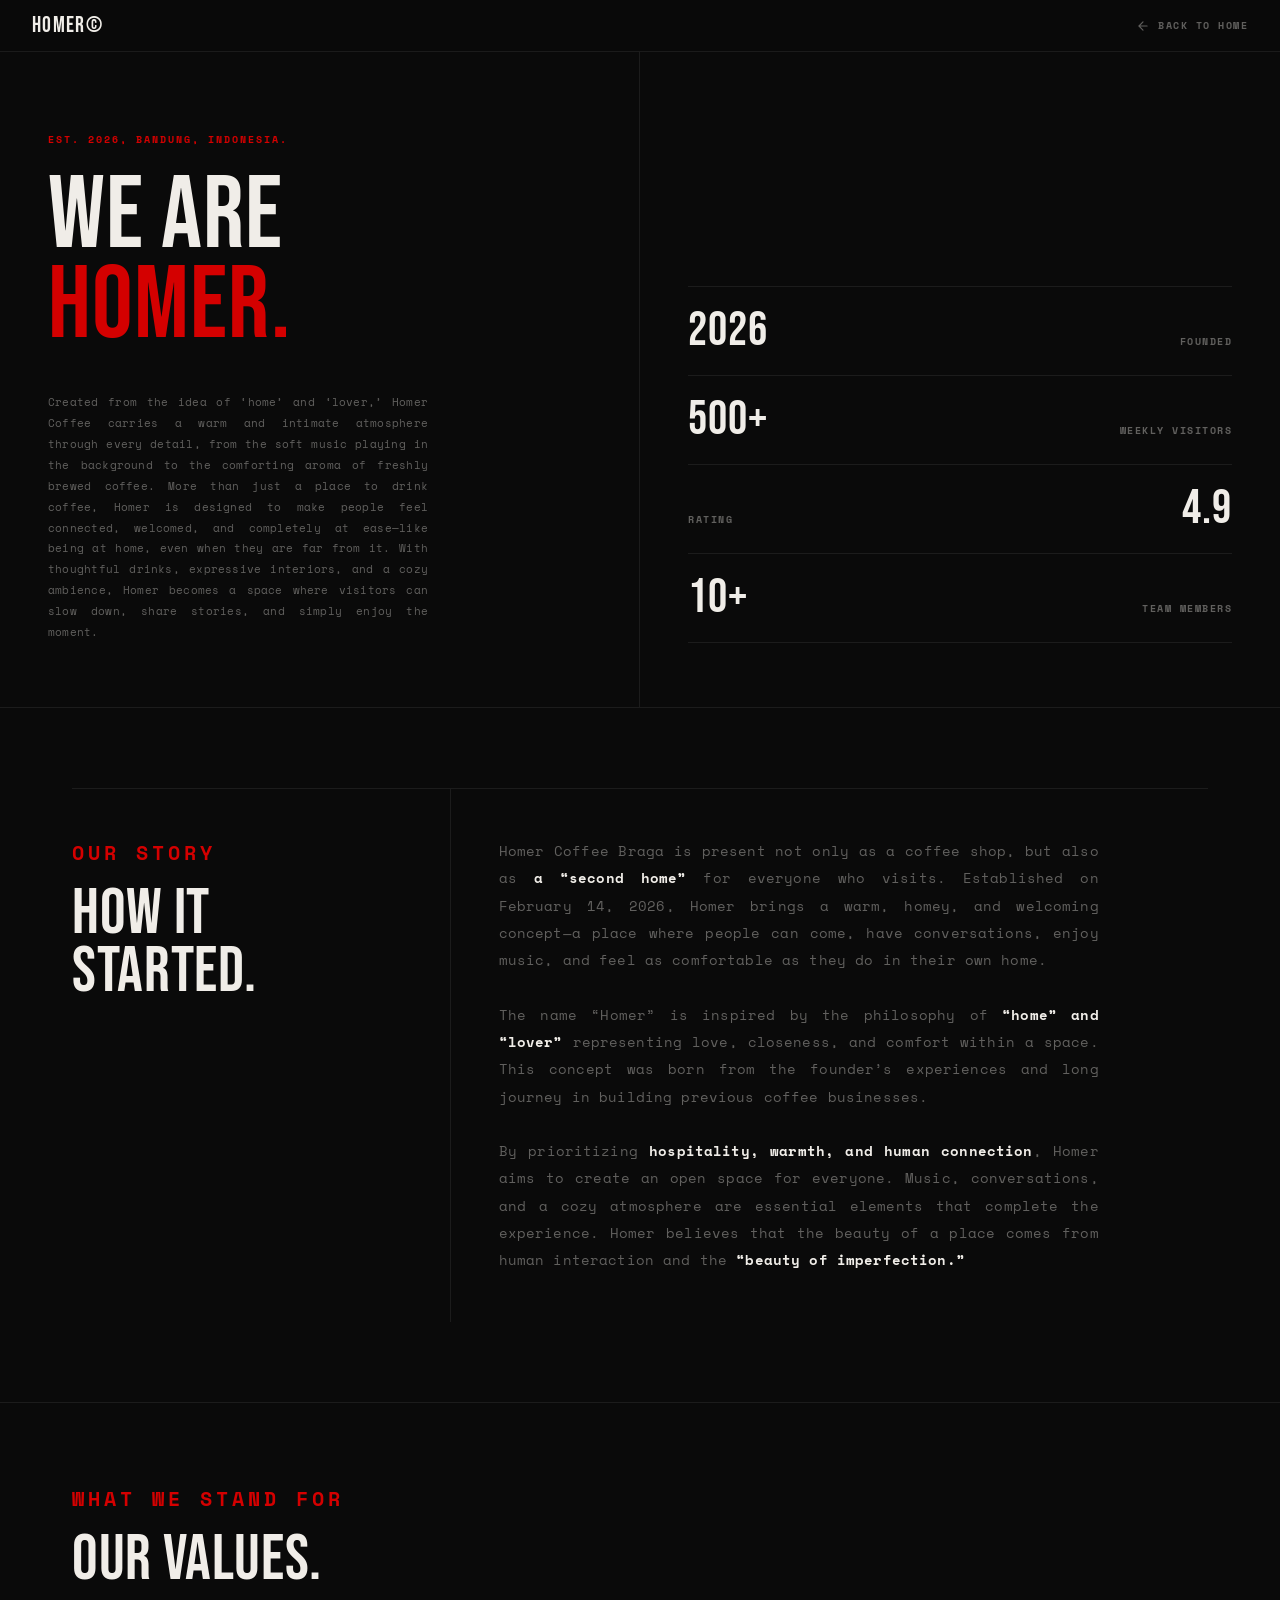
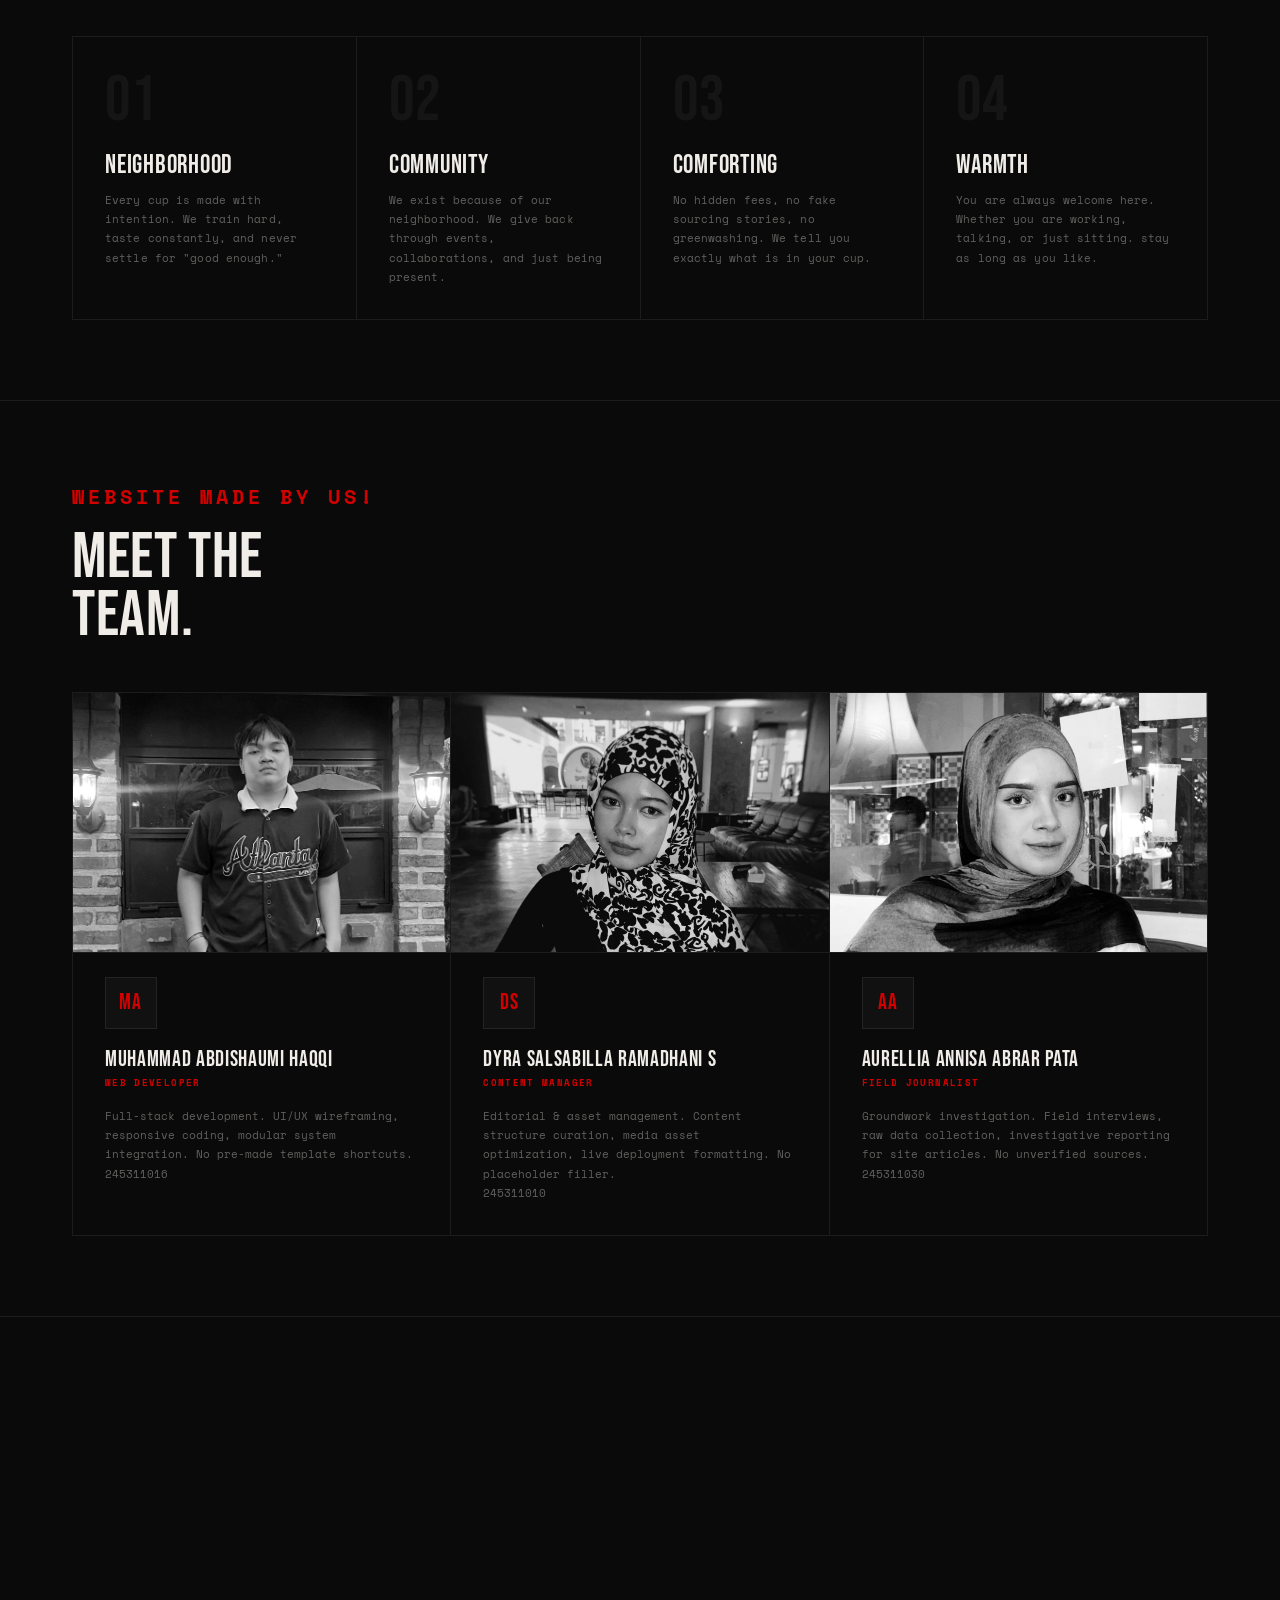
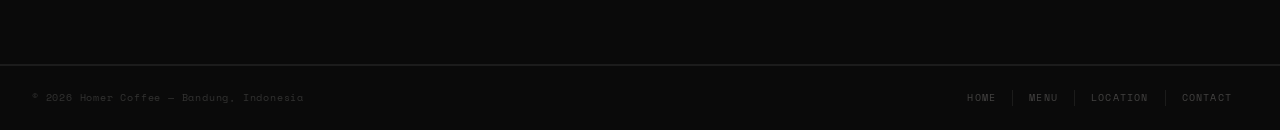
<file: profile.html>
<!doctype html>
<html lang="en">
  <head>
    <meta charset="UTF-8" />
    <meta name="viewport" content="width=device-width, initial-scale=1.0" />
    <title>Profile | Homer Coffee</title>
    <link rel="preconnect" href="https://fonts.googleapis.com" />
    <link rel="preconnect" href="https://fonts.gstatic.com" crossorigin />
    <link
      href="https://fonts.googleapis.com/css2?family=Bebas+Neue&family=Space+Mono:ital,wght@0,400;0,700;1,400&display=swap"
      rel="stylesheet"
    />
    <link href="profile.css" rel="stylesheet" />
  </head>
  <body>
    <nav>
      <a href="index.html" class="logo">Homer©</a>
      <a href="index.html" class="nav-back">
        <svg
          viewBox="0 0 24 24"
          fill="none"
          stroke="currentColor"
          stroke-width="2"
          stroke-linecap="round"
          width="14"
          height="14"
        >
          <path d="M19 12H5M12 5l-7 7 7 7" />
        </svg>
        Back to Home
      </a>
    </nav>

    <section class="hero">
      <div class="hero-left">
        <span class="hero-tag">Est. 2026, Bandung, Indonesia.</span>
        <h1 class="hero-title">We Are<br /><span>Homer.</span></h1>
        <p class="hero-desc">
          Created from the idea of ‘home’ and ‘lover,’ Homer Coffee carries a
          warm and intimate atmosphere through every detail, from the soft music
          playing in the background to the comforting aroma of freshly brewed
          coffee. More than just a place to drink coffee, Homer is designed to
          make people feel connected, welcomed, and completely at ease—like
          being at home, even when they are far from it. With thoughtful drinks,
          expressive interiors, and a cozy ambience, Homer becomes a space where 
          visitors can slow down, share stories, and simply enjoy the moment.
        </p>
      </div>
      <div class="hero-right">
        <div class="hero-stat-row">
          <div class="hero-stat">
            <span class="hero-stat-num">2026</span>
            <span class="hero-stat-label">Founded</span>
          </div>
          <div class="hero-stat">
            <span class="hero-stat-num">500+</span>
            <span class="hero-stat-label">Weekly Visitors</span>
          </div>
          <div class="hero-stat">
            <span class="hero-stat-label">Rating</span>
            <span class="hero-stat-num">4.9</span>
          </div>
          <div class="hero-stat">
            <span class="hero-stat-num">10+</span>
            <span class="hero-stat-label">Team Members</span>
          </div>
        </div>
      </div>
    </section>

    <section class="story">
      <div class="wrap">
        <div class="story-grid reveal">
          <div class="story-label">
            <span class="section-tag">Our Story</span>
            <h2 class="section-head">How It<br />Started.</h2>
          </div>
          <div class="story-body">
            <p>
              Homer Coffee Braga is present not only as a coffee shop, but also as <strong>a “second home”</strong> 
              for everyone who visits. Established on February 14, 2026, Homer brings a warm, homey, 
              and welcoming concept—a place where people can come, have conversations, enjoy music, and feel 
              as comfortable as they do in their own home.
              </br>
              </br>
              The name “Homer” is inspired by the philosophy of <strong>“home” and “lover”</strong> 
              representing love, closeness, and comfort within a space. This concept was born from 
              the founder’s experiences and long journey in building previous coffee businesses.
              </br>
              </br>
              By prioritizing <strong>hospitality, 
              warmth, and human connection</strong>, Homer aims to create an open space for everyone. 
              Music, conversations, and a cozy atmosphere are essential elements that complete 
              the experience. Homer believes that the beauty of a place comes from human 
              interaction and the <strong>“beauty of imperfection.”</strong>
            </p>
          </div>
        </div>
      </div>
    </section>

    <section class="values">
      <div class="wrap">
        <div class="values-header">
          <span class="section-tag">What We Stand For</span>
          <h2 class="section-head reveal">Our Values.</h2>
        </div>
        <div class="values-grid">
          <div class="value-card reveal">
            <div class="value-num">01</div>
            <h3>Neighborhood</h3>
            <p>
              Every cup is made with intention. We train hard, taste constantly, and never settle for "good enough."
            </p>
          </div>
          <div class="value-card reveal">
            <div class="value-num">02</div>
            <h3>Community</h3>
            <p>
             We exist because of our neighborhood. We give back through events, collaborations, and just being present.
            </p>
          </div>
          <div class="value-card reveal">
            <div class="value-num">03</div>
            <h3>Comforting</h3>
            <p>
             No hidden fees, no fake sourcing stories, no greenwashing. We tell you exactly what is in your cup.
            </p>
          </div>
          <div class="value-card reveal">
            <div class="value-num">04</div>
            <h3>Warmth</h3>
            <p>
              You are always welcome here. Whether you are working, talking, or just sitting. stay as long as you like.
            </p>
          </div>
        </div>
      </div>
    </section>

    <section class="team">
      <div class="wrap">
        <div class="team-header">
          <span class="section-tag">Website Made by Us!</span>
          <h2 class="section-head reveal">Meet the<br />Team.</h2>
        </div>
        <div class="team-grid">
          <div class="team-card reveal">
            <div class="team-photo">
              <img src="Images\Abby.jpeg" alt="Muhammad Abdishaumi Haqqi" />
            </div>
            <div class="team-card-body">
              <div class="team-avatar">MA</div>
              <h3>Muhammad Abdishaumi Haqqi</h3>
              <span class="team-role">Web Developer</span>
              <p>
                Full-stack development. UI/UX wireframing, responsive coding, modular system integration. No pre-made template shortcuts.<br>245311016
              </p>
            </div>
          </div>
          <div class="team-card reveal">
            <div class="team-photo">
              <img src="Images\Dyra.jpeg" alt="Dyra Salsabilla Ramadhani S" />
            </div>
            <div class="team-card-body">
              <div class="team-avatar">DS</div>
              <h3>Dyra Salsabilla Ramadhani S</h3>
              <span class="team-role">Content Manager</span>
              <p>
                Editorial & asset management. Content structure curation, media asset optimization, live deployment formatting. No placeholder filler.<br>245311010
              </p>
            </div>
          </div>
          <div class="team-card reveal">
            <div class="team-photo">
              <img src="Images\Aurellia.jpeg" alt="Aurellia Annisa Abrar Pata" />
            </div>
            <div class="team-card-body">
              <div class="team-avatar">AA</div>
              <h3>Aurellia Annisa Abrar Pata</h3>
              <span class="team-role">Field Journalist</span>
              <p>
                Groundwork investigation. Field interviews, raw data collection, investigative reporting for site articles. No unverified sources.<br>245311030
              </p>
            </div>
          </div>
        </div>
      </div>
    </section>

    <section class="cta">
      <div class="wrap">
        <div class="cta-inner reveal">
          <h2>Come Say<br /><span>Hello.</span></h2>
          <div class="cta-actions">
            <a href="index.html#contact" class="btn-primary">Book a Table</a>
            <a href="menu-page.html" class="btn-secondary">View the Menu</a>
          </div>
        </div>
      </div>
    </section>
    
    <footer>
      <p>© 2026 Homer Coffee — Bandung, Indonesia</p>
      <div class="footer-links">
        <a href="index.html">Home</a>
        <a href="menu-page.html">Menu</a>
        <a href="index.html#location">Location</a>
        <a href="index.html#contact">Contact</a>
      </div>
    </footer>

    <script>
      const obs = new IntersectionObserver(
        (entries) => {
          entries.forEach((e) => {
            if (e.isIntersecting) {
              e.target.classList.add("visible");
              obs.unobserve(e.target);
            }
          });
        },
        { threshold: 0.1 },
      );
      document.querySelectorAll(".reveal").forEach((el) => obs.observe(el));
    </script>
  </body>
</html>
</file>
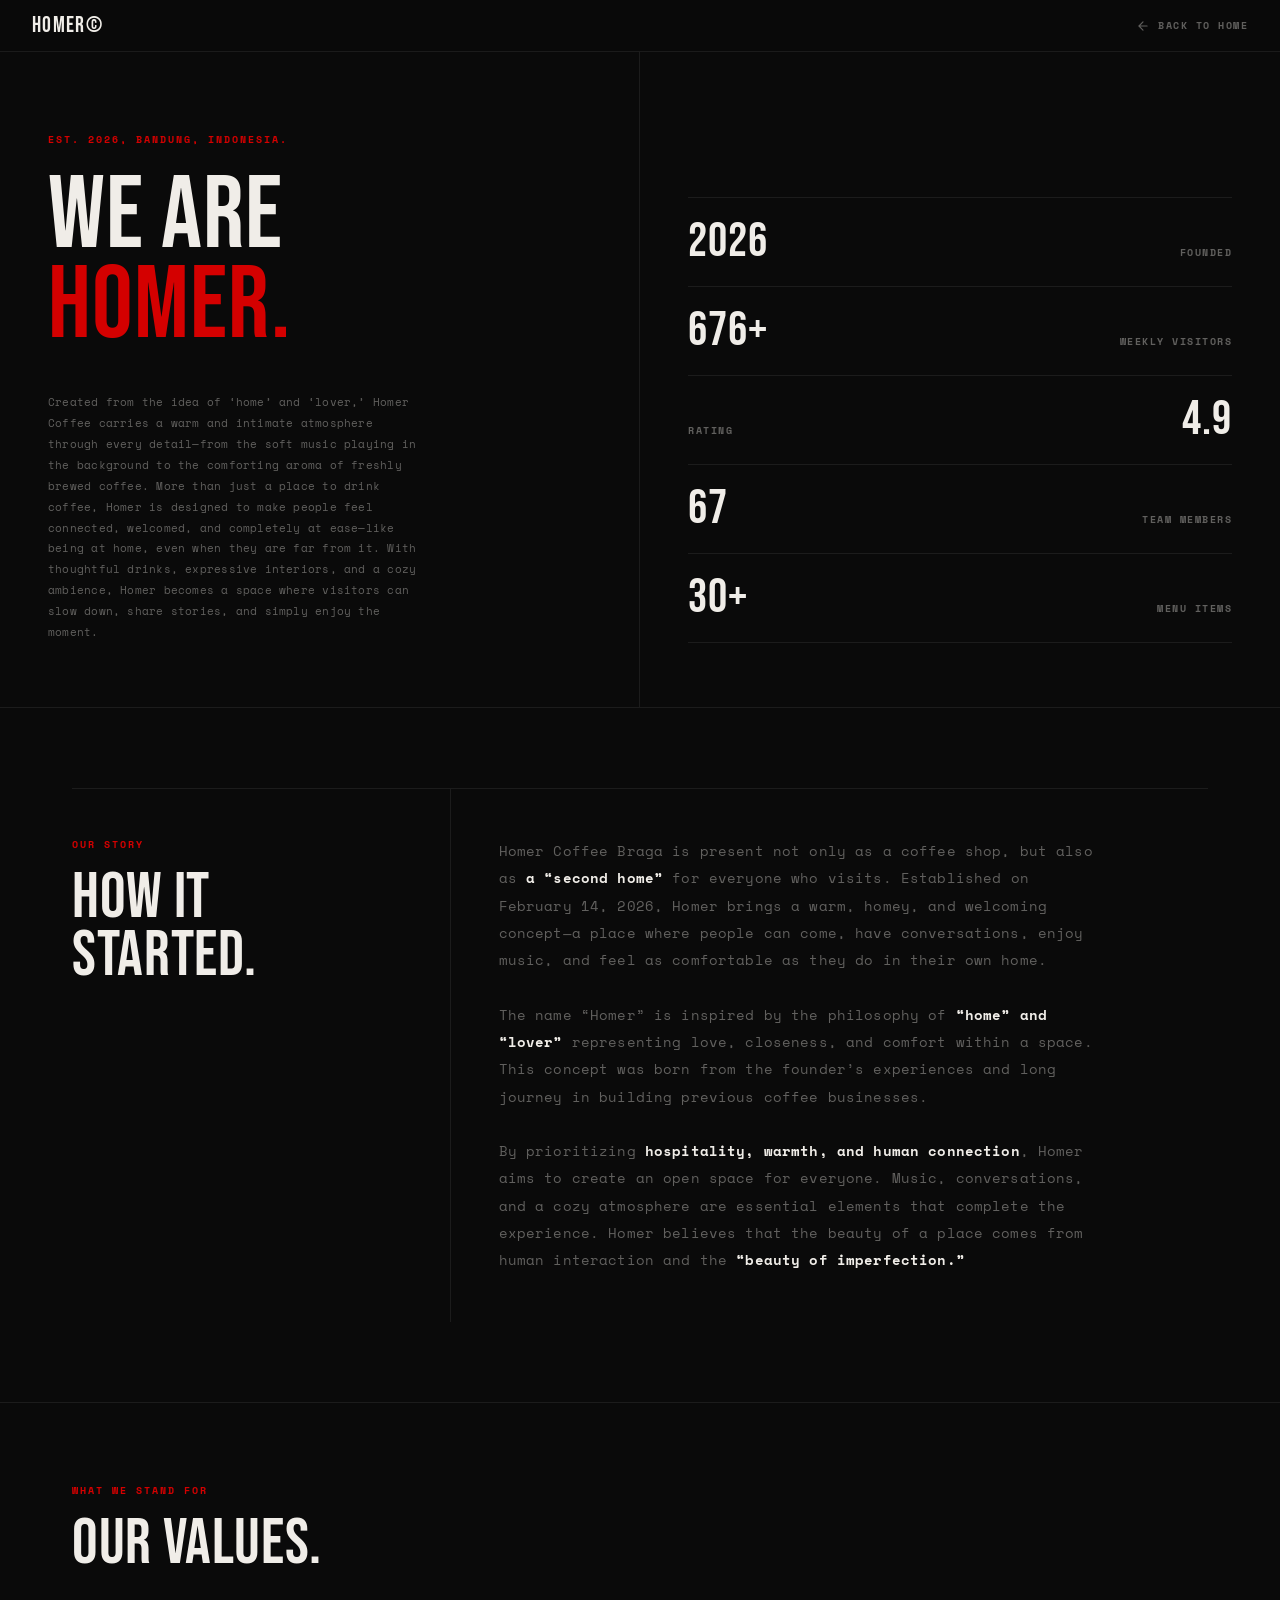
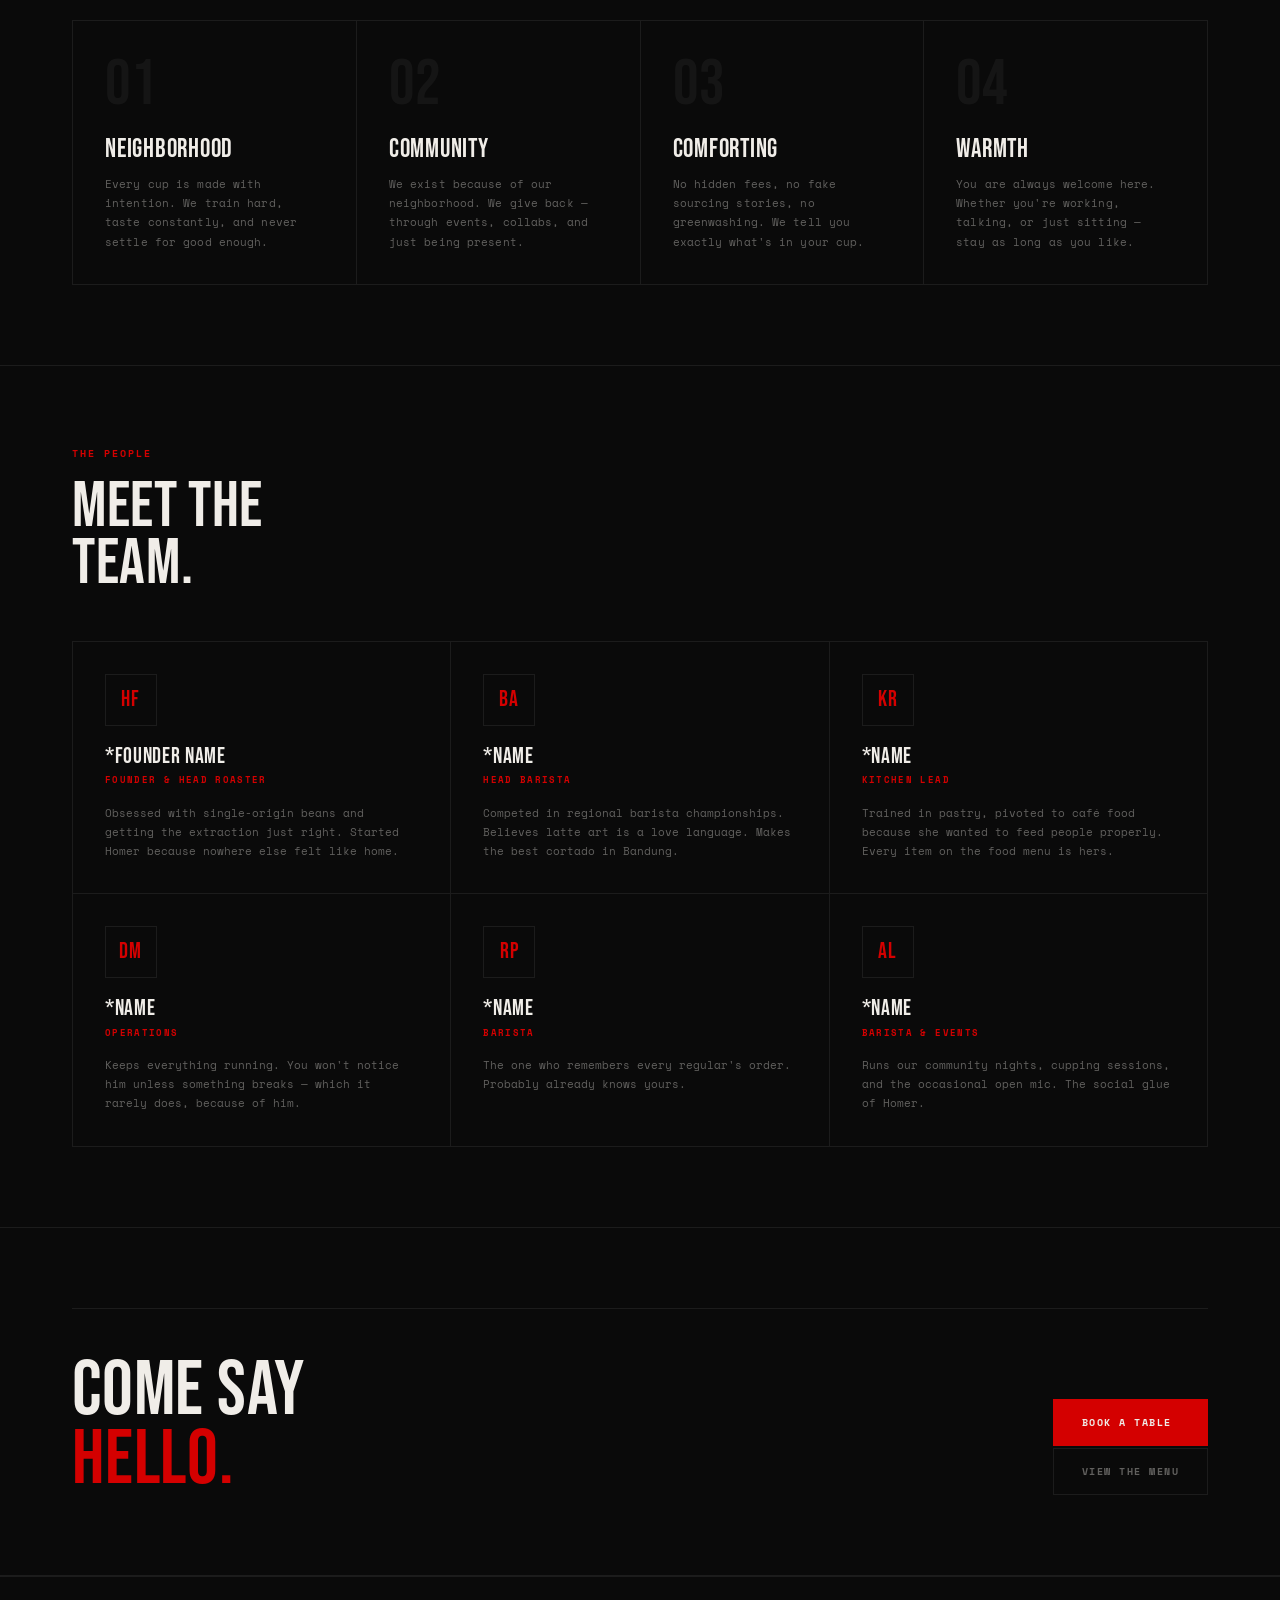
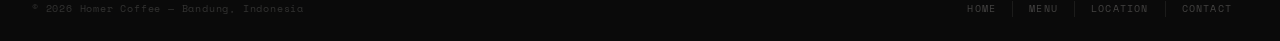
<file: Hero Page/profile.html>
<!doctype html>
<html lang="en">
  <head>
    <meta charset="UTF-8" />
    <meta name="viewport" content="width=device-width, initial-scale=1.0" />
    <title>Profile | Homer Coffee</title>
    <link rel="preconnect" href="https://fonts.googleapis.com" />
    <link rel="preconnect" href="https://fonts.gstatic.com" crossorigin />
    <link
      href="https://fonts.googleapis.com/css2?family=Bebas+Neue&family=Space+Mono:ital,wght@0,400;0,700;1,400&display=swap"
      rel="stylesheet"
    />
    <link href="profile.css" rel="stylesheet" />
  </head>
  <body>
    <!-- NAV -->
    <nav>
      <a href="index.html" class="logo">Homer©</a>
      <a href="index.html" class="nav-back">
        <svg
          viewBox="0 0 24 24"
          fill="none"
          stroke="currentColor"
          stroke-width="2"
          stroke-linecap="round"
          width="14"
          height="14"
        >
          <path d="M19 12H5M12 5l-7 7 7 7" />
        </svg>
        Back to Home
      </a>
    </nav>

    <!-- HERO -->
    <section class="hero">
      <div class="hero-left">
        <span class="hero-tag">Est. 2026, Bandung, Indonesia.</span>
        <h1 class="hero-title">We Are<br /><span>Homer.</span></h1>
        <p class="hero-desc">
          Created from the idea of ‘home’ and ‘lover,’ Homer Coffee carries a
          warm and intimate atmosphere through every detail—from the soft music
          playing in the background to the comforting aroma of freshly brewed
          coffee. More than just a place to drink coffee, Homer is designed to
          make people feel connected, welcomed, and completely at ease—like
          being at home, even when they are far from it. With thoughtful drinks,
          expressive interiors, and a cozy ambience, Homer becomes a space where 
          visitors can slow down, share stories, and simply enjoy the moment.
        </p>
      </div>
      <div class="hero-right">
        <div class="hero-stat-row">
          <div class="hero-stat">
            <span class="hero-stat-num">2026</span>
            <span class="hero-stat-label">Founded</span>
          </div>
          <div class="hero-stat">
            <span class="hero-stat-num">676+</span>
            <span class="hero-stat-label">Weekly Visitors</span>
          </div>
          <div class="hero-stat">
            <span class="hero-stat-label">Rating</span>
            <span class="hero-stat-num">4.9</span>
          </div>
          <div class="hero-stat">
            <span class="hero-stat-num">67</span>
            <span class="hero-stat-label">Team Members</span>
          </div>
          <div class="hero-stat">
            <span class="hero-stat-num">30+</span>
            <span class="hero-stat-label">Menu Items</span>
          </div>
        </div>
      </div>
    </section>

    <!-- STORY -->
    <section class="story">
      <div class="wrap">
        <div class="story-grid reveal">
          <div class="story-label">
            <span class="section-tag">Our Story</span>
            <h2 class="section-head">How It<br />Started.</h2>
          </div>
          <div class="story-body">
            <p>
              Homer Coffee Braga is present not only as a coffee shop, but also as <strong>a “second home”</strong> 
              for everyone who visits. Established on February 14, 2026, Homer brings a warm, homey, 
              and welcoming concept—a place where people can come, have conversations, enjoy music, and feel 
              as comfortable as they do in their own home.
              </br>
              </br>
              The name “Homer” is inspired by the philosophy of <strong>“home” and “lover”</strong> 
              representing love, closeness, and comfort within a space. This concept was born from 
              the founder’s experiences and long journey in building previous coffee businesses.
              </br>
              </br>
              By prioritizing <strong>hospitality, 
              warmth, and human connection</strong>, Homer aims to create an open space for everyone. 
              Music, conversations, and a cozy atmosphere are essential elements that complete 
              the experience. Homer believes that the beauty of a place comes from human 
              interaction and the <strong>“beauty of imperfection.”</strong>
            </p>
          </div>
        </div>
      </div>
    </section>

    <!-- VALUES -->
    <section class="values">
      <div class="wrap">
        <div class="values-header">
          <span class="section-tag">What We Stand For</span>
          <h2 class="section-head reveal">Our Values.</h2>
        </div>
        <div class="values-grid">
          <div class="value-card reveal">
            <div class="value-num">01</div>
            <h3>Neighborhood</h3>
            <p>
              Every cup is made with intention. We train hard, taste constantly,
              and never settle for good enough.
            </p>
          </div>
          <div class="value-card reveal">
            <div class="value-num">02</div>
            <h3>Community</h3>
            <p>
              We exist because of our neighborhood. We give back — through
              events, collabs, and just being present.
            </p>
          </div>
          <div class="value-card reveal">
            <div class="value-num">03</div>
            <h3>Comforting</h3>
            <p>
              No hidden fees, no fake sourcing stories, no greenwashing. We tell
              you exactly what's in your cup.
            </p>
          </div>
          <div class="value-card reveal">
            <div class="value-num">04</div>
            <h3>Warmth</h3>
            <p>
              You are always welcome here. Whether you're working, talking, or
              just sitting — stay as long as you like.
            </p>
          </div>
        </div>
      </div>
    </section>

    <!-- TEAM -->
    <section class="team">
      <div class="wrap">
        <div class="team-header">
          <span class="section-tag">The People</span>
          <h2 class="section-head reveal">Meet the<br />Team.</h2>
        </div>
        <div class="team-grid">
          <div class="team-card reveal">
            <div class="team-avatar">HF</div>
            <h3>*Founder Name</h3>
            <span class="team-role">Founder & Head Roaster</span>
            <p>
              Obsessed with single-origin beans and getting the extraction just
              right. Started Homer because nowhere else felt like home.
            </p>
          </div>
          <div class="team-card reveal">
            <div class="team-avatar">BA</div>
            <h3>*Name</h3>
            <span class="team-role">Head Barista</span>
            <p>
              Competed in regional barista championships. Believes latte art is
              a love language. Makes the best cortado in Bandung.
            </p>
          </div>
          <div class="team-card reveal">
            <div class="team-avatar">KR</div>
            <h3>*Name</h3>
            <span class="team-role">Kitchen Lead</span>
            <p>
              Trained in pastry, pivoted to café food because she wanted to feed
              people properly. Every item on the food menu is hers.
            </p>
          </div>
          <div class="team-card reveal">
            <div class="team-avatar">DM</div>
            <h3>*Name</h3>
            <span class="team-role">Operations</span>
            <p>
              Keeps everything running. You won't notice him unless something
              breaks — which it rarely does, because of him.
            </p>
          </div>
          <div class="team-card reveal">
            <div class="team-avatar">RP</div>
            <h3>*Name</h3>
            <span class="team-role">Barista</span>
            <p>
              The one who remembers every regular's order. Probably already
              knows yours.
            </p>
          </div>
          <div class="team-card reveal">
            <div class="team-avatar">AL</div>
            <h3>*Name</h3>
            <span class="team-role">Barista & Events</span>
            <p>
              Runs our community nights, cupping sessions, and the occasional
              open mic. The social glue of Homer.
            </p>
          </div>
        </div>
      </div>
    </section>

    <!-- CTA -->
    <section class="cta">
      <div class="wrap">
        <div class="cta-inner reveal">
          <h2>Come Say<br /><span>Hello.</span></h2>
          <div class="cta-actions">
            <a href="index.html#contact" class="btn-primary">Book a Table</a>
            <a href="menu-page.html" class="btn-secondary">View the Menu</a>
          </div>
        </div>
      </div>
    </section>

    <!-- FOOTER -->
    <footer>
      <p>© 2026 Homer Coffee — Bandung, Indonesia</p>
      <div class="footer-links">
        <a href="index.html">Home</a>
        <a href="menu-page.html">Menu</a>
        <a href="index.html#location">Location</a>
        <a href="index.html#contact">Contact</a>
      </div>
    </footer>

    <script>
      const obs = new IntersectionObserver(
        (entries) => {
          entries.forEach((e) => {
            if (e.isIntersecting) {
              e.target.classList.add("visible");
              obs.unobserve(e.target);
            }
          });
        },
        { threshold: 0.1 },
      );
      document.querySelectorAll(".reveal").forEach((el) => obs.observe(el));
    </script>
  </body>
</html>
</file>
<file: profile.css>
*,
*::before,
*::after {
  box-sizing: border-box;
  margin: 0;
  padding: 0;
}

:root {
  --bg: #0a0a0a;
  --surface: #111;
  --surface2: #181818;
  --border: rgba(240, 237, 232, 0.08);
  --text: #f0ede8;
  --muted: rgba(240, 237, 232, 0.38);
  --red: #d40000;
  --fh: "Bebas Neue", sans-serif;
  --fb: "Space Mono", monospace;
  --t: 0.18s ease;
}

html {
  scroll-behavior: smooth;
}

body {
  background: var(--bg);
  color: var(--text);
  font-family: var(--fb);
  font-size: 13px;
  line-height: 1.6;
  cursor: crosshair;
  -webkit-font-smoothing: antialiased;
}

::selection {
  background: var(--text);
  color: var(--bg);
}

/*NAV*/
nav {
  position: sticky;
  top: 0;
  z-index: 100;
  background: rgba(10, 10, 10, 0.92);
  backdrop-filter: blur(12px);
  border-bottom: 1px solid var(--border);
  padding: 0 2rem;
  display: flex;
  align-items: center;
  justify-content: space-between;
  height: 52px;
}

.logo {
  font-family: var(--fh);
  font-size: 1.4rem;
  font-weight: 400;
  color: var(--text);
  text-decoration: none;
  letter-spacing: 0.06em;
}

.nav-back {
  font-size: 10px;
  font-weight: 700;
  letter-spacing: 0.15em;
  text-transform: uppercase;
  color: var(--muted);
  text-decoration: none;
  display: flex;
  align-items: center;
  gap: 8px;
  transition: color var(--t);
}

.nav-back:hover {
  color: var(--text);
}

/*HERO PAGE*/
.hero {
  border-bottom: 1px solid var(--border);
  display: grid;
  grid-template-columns: 1fr 1fr;
  min-height: 70vh;
  justify-content: center;
  text-align: justify;
  text-justify: inter-word;
}

.hero-left {
  padding: 5rem 3rem 4rem;
  border-right: 1px solid var(--border);
  display: flex;
  flex-direction: column;
  justify-content: flex-end;
}

.hero-tag {
  font-size: 10px;
  font-weight: 700;
  letter-spacing: 0.2em;
  text-transform: uppercase;
  color: var(--red);
  margin-bottom: 1.5rem;
  display: block;
}

.hero-title {
  font-family: var(--fh);
  font-size: clamp(4rem, 8vw, 7.5rem);
  font-weight: 400;
  line-height: 0.88;
  letter-spacing: 0.01em;
  color: var(--text);
  margin-bottom: 2.5rem;
}

.hero-title span {
  color: var(--red);
}

.hero-desc {
  font-size: 11px;
  color: var(--muted);
  max-width: 380px;
  line-height: 1.9;
  letter-spacing: 0.02em;
}

.hero-right {
  display: flex;
  flex-direction: column;
  justify-content: flex-end;
  padding: 5rem 3rem 4rem;
}

.hero-stat-row {
  display: flex;
  flex-direction: column;
  gap: 0;
}

.hero-stat {
  display: flex;
  align-items: baseline;
  justify-content: space-between;
  padding: 1.25rem 0;
  border-bottom: 1px solid var(--border);
}

.hero-stat:first-child {
  border-top: 1px solid var(--border);
}

.hero-stat-num {
  font-family: var(--fh);
  font-size: 3rem;
  font-weight: 400;
  letter-spacing: 0.02em;
  color: var(--text);
  line-height: 1;
}

.hero-stat-label {
  font-size: 10px;
  font-weight: 700;
  letter-spacing: 0.15em;
  text-transform: uppercase;
  color: var(--muted);
}

/*SECTION WRAP*/
.wrap {
  max-width: 1200px;
  margin: 0 auto;
  padding: 0 2rem;
}

/*STORY CARD*/
.story {
  border-bottom: 1px solid var(--border);
  padding: 5rem 0;
}

.story-grid {
  display: grid;
  grid-template-columns: 1fr 2fr;
  gap: 0;
  border-top: 1px solid var(--border);
}

.story-label {
  padding: 3rem 3rem 3rem 0;
  border-right: 1px solid var(--border);
}

.section-tag {
  font-size: 20px;
  font-weight: 700;
  letter-spacing: 0.2em;
  text-transform: uppercase;
  color: var(--red);
  display: block;
  margin-bottom: 1rem;
}

.section-head {
  font-family: var(--fh);
  font-size: clamp(2.5rem, 5vw, 4.5rem);
  font-weight: 400;
  line-height: 0.9;
  letter-spacing: 0.01em;
  color: var(--text);
}

.story-body {
  padding: 3rem 0 3rem 3rem;
}

.story-body p {
  font-size: 14px;
  color: var(--muted);
  line-height: 1.95;
  letter-spacing: 0.01em;
  margin-bottom: 1.5rem;
  max-width: 600px;
  justify-content: center;
  text-align: justify;
  text-justify: inter-word;
}

.story-body p:last-child {
  margin-bottom: 0;
}

.story-body strong {
  color: var(--text);
  font-weight: 700;
}

/* ── VALUES ── */
.values {
  border-bottom: 1px solid var(--border);
  padding: 5rem 0;
}

.values-header {
  margin-bottom: 3rem;
}

.values-grid {
  display: grid;
  grid-template-columns: repeat(4, 1fr);
  gap: 0;
  border-top: 1px solid var(--border);
  border-left: 1px solid var(--border);
}

.value-card {
  border-right: 1px solid var(--border);
  border-bottom: 1px solid var(--border);
  padding: 2rem;
  transition: background var(--t);
}

.value-card:hover {
  background: var(--surface2);
}

.value-num {
  font-family: var(--fh);
  font-size: 4rem;
  font-weight: 400;
  color: rgba(240, 237, 232, 0.05);
  line-height: 1;
  margin-bottom: 1.25rem;
}

.value-card h3 {
  font-family: var(--fh);
  font-size: 1.6rem;
  font-weight: 400;
  letter-spacing: 0.03em;
  color: var(--text);
  margin-bottom: 0.75rem;
  line-height: 1;
}

.value-card p {
  font-size: 11px;
  color: var(--muted);
  line-height: 1.75;
  letter-spacing: 0.01em;
}

.team {
  border-bottom: 1px solid var(--border);
  padding: 5rem 0;
}

.team-header {
  margin-bottom: 3rem;
}

.team-grid {
  display: grid;
  grid-template-columns: repeat(3, 1fr);
  gap: 0;
  border-top: 1px solid var(--border);
  border-left: 1px solid var(--border);
}

.team-card {
  border-right: 1px solid var(--border);
  border-bottom: 1px solid var(--border);
  padding: 0 0 2rem 0;
  transition: background var(--t);
  overflow: hidden;
}

.team-card:hover {
  background: var(--surface2);
}

.team-photo {
  width: 100%;
  height: 260px;
  overflow: hidden;
  margin-bottom: 1.5rem;
  border-bottom: 1px solid var(--border);
}

.team-photo img {
  width: 100%;
  height: 100%;
  object-fit: cover;
  object-position: center top;
  display: block;
  filter: grayscale(100%) contrast(1.05);
  transition: filter 0.4s ease, transform 0.5s ease;
}

.team-card:hover .team-photo img {
  filter: grayscale(0%);
  transform: scale(1.03);
}

.team-card-body {
  padding: 0 2rem;
}

.team-avatar {
  width: 52px;
  height: 52px;
  border: 1px solid var(--border);
  display: flex;
  align-items: center;
  justify-content: center;
  font-family: var(--fh);
  font-size: 1.4rem;
  letter-spacing: 0.05em;
  color: var(--red);
  margin-bottom: 1.25rem;
  background: var(--surface);
}

.team-card-body h3 {
  font-family: var(--fh);
  font-size: 1.4rem;
  font-weight: 400;
  letter-spacing: 0.03em;
  color: var(--text);
  margin-bottom: 0.3rem;
  line-height: 1;
}

.team-role {
  font-size: 9px;
  font-weight: 700;
  letter-spacing: 0.15em;
  text-transform: uppercase;
  color: var(--red);
  margin-bottom: 1rem;
  display: block;
}

.team-card-body p {
  font-size: 11px;
  color: var(--muted);
  line-height: 1.75;
}

.timeline {
  border-bottom: 1px solid var(--border);
  padding: 5rem 0;
}

.timeline-header {
  margin-bottom: 3rem;
}

.timeline-list {
  border-top: 1px solid var(--border);
}

.timeline-item {
  display: grid;
  grid-template-columns: 120px 1fr;
  gap: 0;
  border-bottom: 1px solid var(--border);
  transition: background var(--t);
}

.timeline-item:hover {
  background: var(--surface2);
}

.timeline-year {
  font-family: var(--fh);
  font-size: 2.2rem;
  font-weight: 400;
  letter-spacing: 0.02em;
  color: var(--red);
  padding: 1.5rem 2rem 1.5rem 0;
  border-right: 1px solid var(--border);
  line-height: 1;
  display: flex;
  align-items: center;
}

.timeline-content {
  padding: 1.5rem 0 1.5rem 2rem;
}

.timeline-content h4 {
  font-family: var(--fh);
  font-size: 1.3rem;
  font-weight: 400;
  letter-spacing: 0.03em;
  color: var(--text);
  margin-bottom: 0.4rem;
  line-height: 1;
}

.timeline-content p {
  font-size: 11px;
  color: var(--muted);
  line-height: 1.75;
}

.cta {
  padding: 5rem 0;
  border-bottom: 1px solid var(--border);
}

.cta-inner {
  display: grid;
  grid-template-columns: 1fr auto;
  align-items: end;
  gap: 3rem;
  border-top: 1px solid var(--border);
  padding-top: 3rem;
}

.cta h2 {
  font-family: var(--fh);
  font-size: clamp(3rem, 6vw, 5.5rem);
  font-weight: 400;
  line-height: 0.9;
  letter-spacing: 0.01em;
  color: var(--text);
}

.cta h2 span {
  color: var(--red);
}

.cta-actions {
  display: flex;
  flex-direction: column;
  gap: 0;
  flex-shrink: 0;
}

.btn-primary {
  display: inline-block;
  background: var(--red);
  color: var(--text);
  font-family: var(--fb);
  font-size: 10px;
  font-weight: 700;
  letter-spacing: 0.15em;
  text-transform: uppercase;
  padding: 0.9rem 1.75rem;
  text-decoration: none;
  border: 1px solid var(--red);
  transition:
    background var(--t),
    color var(--t);
  white-space: nowrap;
  margin-bottom: 2px;
}

.btn-primary:hover {
  background: transparent;
  color: var(--red);
}

.btn-secondary {
  display: inline-block;
  color: var(--muted);
  font-family: var(--fb);
  font-size: 10px;
  font-weight: 700;
  letter-spacing: 0.15em;
  text-transform: uppercase;
  padding: 0.9rem 1.75rem;
  text-decoration: none;
  border: 1px solid var(--border);
  transition:
    color var(--t),
    border-color var(--t);
  white-space: nowrap;
}

.btn-secondary:hover {
  color: var(--text);
  border-color: rgba(240, 237, 232, 0.35);
}

footer {
  padding: 1.5rem 2rem;
  display: flex;
  align-items: center;
  justify-content: space-between;
  flex-wrap: wrap;
  gap: 1rem;
  border-top: 1px solid var(--border);
}

footer p {
  font-size: 10px;
  letter-spacing: 0.08em;
  color: rgba(240, 237, 232, 0.18);
}

.footer-links {
  display: flex;
  gap: 0;
}

.footer-links a {
  font-size: 10px;
  letter-spacing: 0.12em;
  text-transform: uppercase;
  color: rgba(240, 237, 232, 0.25);
  text-decoration: none;
  padding: 0 1rem;
  border-left: 1px solid var(--border);
  transition: color var(--t);
}

.footer-links a:first-child {
  border-left: none;
}
.footer-links a:hover {
  color: rgba(240, 237, 232, 0.7);
}

.reveal {
  opacity: 0;
  transform: translateY(16px);
  transition:
    opacity 0.5s ease,
    transform 0.5s ease;
}

.reveal.visible {
  opacity: 1;
  transform: translateY(0);
}

@media (max-width: 900px) {
  .hero {
    grid-template-columns: 1fr;
    min-height: auto;
  }
  .hero-left {
    border-right: none;
    padding: 4rem 2rem 2rem;
  }
  .hero-right {
    padding: 2rem;
  }
  .story-grid {
    grid-template-columns: 1fr;
  }
  .story-label {
    border-right: none;
    padding: 2rem 0;
  }
  .story-body {
    padding: 2rem 0;
  }
  .values-grid {
    grid-template-columns: 1fr 1fr;
  }
  .team-grid {
    grid-template-columns: 1fr 1fr;
  }
  .team-photo {
    height: 200px;
  }
  .cta-inner {
    grid-template-columns: 1fr;
  }
  .timeline-item {
    grid-template-columns: 80px 1fr;
  }
}

@media (max-width: 600px) {
  .values-grid {
    grid-template-columns: 1fr;
  }
  .team-grid {
    grid-template-columns: 1fr;
  }
}
</file>
<file: Hero Page/profile.css>
*,
*::before,
*::after {
  box-sizing: border-box;
  margin: 0;
  padding: 0;
}

:root {
  --bg: #0a0a0a;
  --surface: #111;
  --surface2: #181818;
  --border: rgba(240, 237, 232, 0.08);
  --text: #f0ede8;
  --muted: rgba(240, 237, 232, 0.38);
  --red: #d40000;
  --fh: "Bebas Neue", sans-serif;
  --fb: "Space Mono", monospace;
  --t: 0.18s ease;
}

html {
  scroll-behavior: smooth;
}

body {
  background: var(--bg);
  color: var(--text);
  font-family: var(--fb);
  font-size: 13px;
  line-height: 1.6;
  cursor: crosshair;
  -webkit-font-smoothing: antialiased;
}

::selection {
  background: var(--text);
  color: var(--bg);
}

/*NAV*/
nav {
  position: sticky;
  top: 0;
  z-index: 100;
  background: rgba(10, 10, 10, 0.92);
  backdrop-filter: blur(12px);
  border-bottom: 1px solid var(--border);
  padding: 0 2rem;
  display: flex;
  align-items: center;
  justify-content: space-between;
  height: 52px;
}

.logo {
  font-family: var(--fh);
  font-size: 1.4rem;
  font-weight: 400;
  color: var(--text);
  text-decoration: none;
  letter-spacing: 0.06em;
}

.nav-back {
  font-size: 10px;
  font-weight: 700;
  letter-spacing: 0.15em;
  text-transform: uppercase;
  color: var(--muted);
  text-decoration: none;
  display: flex;
  align-items: center;
  gap: 8px;
  transition: color var(--t);
}

.nav-back:hover {
  color: var(--text);
}

/*HERO PAGE*/
.hero {
  border-bottom: 1px solid var(--border);
  display: grid;
  grid-template-columns: 1fr 1fr;
  min-height: 70vh;
}

.hero-left {
  padding: 5rem 3rem 4rem;
  border-right: 1px solid var(--border);
  display: flex;
  flex-direction: column;
  justify-content: flex-end;
}

.hero-tag {
  font-size: 10px;
  font-weight: 700;
  letter-spacing: 0.2em;
  text-transform: uppercase;
  color: var(--red);
  margin-bottom: 1.5rem;
  display: block;
}

.hero-title {
  font-family: var(--fh);
  font-size: clamp(4rem, 8vw, 7.5rem);
  font-weight: 400;
  line-height: 0.88;
  letter-spacing: 0.01em;
  color: var(--text);
  margin-bottom: 2.5rem;
}

.hero-title span {
  color: var(--red);
}

.hero-desc {
  font-size: 11px;
  color: var(--muted);
  max-width: 380px;
  line-height: 1.9;
  letter-spacing: 0.02em;
}

.hero-right {
  display: flex;
  flex-direction: column;
  justify-content: flex-end;
  padding: 5rem 3rem 4rem;
}

.hero-stat-row {
  display: flex;
  flex-direction: column;
  gap: 0;
}

.hero-stat {
  display: flex;
  align-items: baseline;
  justify-content: space-between;
  padding: 1.25rem 0;
  border-bottom: 1px solid var(--border);
}

.hero-stat:first-child {
  border-top: 1px solid var(--border);
}

.hero-stat-num {
  font-family: var(--fh);
  font-size: 3rem;
  font-weight: 400;
  letter-spacing: 0.02em;
  color: var(--text);
  line-height: 1;
}

.hero-stat-label {
  font-size: 10px;
  font-weight: 700;
  letter-spacing: 0.15em;
  text-transform: uppercase;
  color: var(--muted);
}

/*SECTION WRAP*/
.wrap {
  max-width: 1200px;
  margin: 0 auto;
  padding: 0 2rem;
}

/*STORY CARD*/
.story {
  border-bottom: 1px solid var(--border);
  padding: 5rem 0;
}

.story-grid {
  display: grid;
  grid-template-columns: 1fr 2fr;
  gap: 0;
  border-top: 1px solid var(--border);
}

.story-label {
  padding: 3rem 3rem 3rem 0;
  border-right: 1px solid var(--border);
}

.section-tag {
  font-size: 10px;
  font-weight: 700;
  letter-spacing: 0.2em;
  text-transform: uppercase;
  color: var(--red);
  display: block;
  margin-bottom: 1rem;
}

.section-head {
  font-family: var(--fh);
  font-size: clamp(2.5rem, 5vw, 4.5rem);
  font-weight: 400;
  line-height: 0.9;
  letter-spacing: 0.01em;
  color: var(--text);
}

.story-body {
  padding: 3rem 0 3rem 3rem;
}

.story-body p {
  font-size: 14px;
  color: var(--muted);
  line-height: 1.95;
  letter-spacing: 0.01em;
  margin-bottom: 1.5rem;
  max-width: 600px;
}

.story-body p:last-child {
  margin-bottom: 0;
}

.story-body strong {
  color: var(--text);
  font-weight: 700;
}

/* ── VALUES ── */
.values {
  border-bottom: 1px solid var(--border);
  padding: 5rem 0;
}

.values-header {
  margin-bottom: 3rem;
}

.values-grid {
  display: grid;
  grid-template-columns: repeat(4, 1fr);
  gap: 0;
  border-top: 1px solid var(--border);
  border-left: 1px solid var(--border);
}

.value-card {
  border-right: 1px solid var(--border);
  border-bottom: 1px solid var(--border);
  padding: 2rem;
  transition: background var(--t);
}

.value-card:hover {
  background: var(--surface2);
}

.value-num {
  font-family: var(--fh);
  font-size: 4rem;
  font-weight: 400;
  color: rgba(240, 237, 232, 0.05);
  line-height: 1;
  margin-bottom: 1.25rem;
}

.value-card h3 {
  font-family: var(--fh);
  font-size: 1.6rem;
  font-weight: 400;
  letter-spacing: 0.03em;
  color: var(--text);
  margin-bottom: 0.75rem;
  line-height: 1;
}

.value-card p {
  font-size: 11px;
  color: var(--muted);
  line-height: 1.75;
  letter-spacing: 0.01em;
}

/*TEAM*/
.team {
  border-bottom: 1px solid var(--border);
  padding: 5rem 0;
}

.team-header {
  margin-bottom: 3rem;
}

.team-grid {
  display: grid;
  grid-template-columns: repeat(3, 1fr);
  gap: 0;
  border-top: 1px solid var(--border);
  border-left: 1px solid var(--border);
}

.team-card {
  border-right: 1px solid var(--border);
  border-bottom: 1px solid var(--border);
  padding: 2rem;
  transition: background var(--t);
}

.team-card:hover {
  background: var(--surface2);
}

.team-avatar {
  width: 52px;
  height: 52px;
  border: 1px solid var(--border);
  display: flex;
  align-items: center;
  justify-content: center;
  font-family: var(--fh);
  font-size: 1.4rem;
  letter-spacing: 0.05em;
  color: var(--red);
  margin-bottom: 1.25rem;
}

.team-card h3 {
  font-family: var(--fh);
  font-size: 1.4rem;
  font-weight: 400;
  letter-spacing: 0.03em;
  color: var(--text);
  margin-bottom: 0.3rem;
  line-height: 1;
}

.team-role {
  font-size: 9px;
  font-weight: 700;
  letter-spacing: 0.15em;
  text-transform: uppercase;
  color: var(--red);
  margin-bottom: 1rem;
  display: block;
}

.team-card p {
  font-size: 11px;
  color: var(--muted);
  line-height: 1.75;
}

/*TIMELINE*/
.timeline {
  border-bottom: 1px solid var(--border);
  padding: 5rem 0;
}

.timeline-header {
  margin-bottom: 3rem;
}

.timeline-list {
  border-top: 1px solid var(--border);
}

.timeline-item {
  display: grid;
  grid-template-columns: 120px 1fr;
  gap: 0;
  border-bottom: 1px solid var(--border);
  transition: background var(--t);
}

.timeline-item:hover {
  background: var(--surface2);
}

.timeline-year {
  font-family: var(--fh);
  font-size: 2.2rem;
  font-weight: 400;
  letter-spacing: 0.02em;
  color: var(--red);
  padding: 1.5rem 2rem 1.5rem 0;
  border-right: 1px solid var(--border);
  line-height: 1;
  display: flex;
  align-items: center;
}

.timeline-content {
  padding: 1.5rem 0 1.5rem 2rem;
}

.timeline-content h4 {
  font-family: var(--fh);
  font-size: 1.3rem;
  font-weight: 400;
  letter-spacing: 0.03em;
  color: var(--text);
  margin-bottom: 0.4rem;
  line-height: 1;
}

.timeline-content p {
  font-size: 11px;
  color: var(--muted);
  line-height: 1.75;
}

/*CTA*/
.cta {
  padding: 5rem 0;
  border-bottom: 1px solid var(--border);
}

.cta-inner {
  display: grid;
  grid-template-columns: 1fr auto;
  align-items: end;
  gap: 3rem;
  border-top: 1px solid var(--border);
  padding-top: 3rem;
}

.cta h2 {
  font-family: var(--fh);
  font-size: clamp(3rem, 6vw, 5.5rem);
  font-weight: 400;
  line-height: 0.9;
  letter-spacing: 0.01em;
  color: var(--text);
}

.cta h2 span {
  color: var(--red);
}

.cta-actions {
  display: flex;
  flex-direction: column;
  gap: 0;
  flex-shrink: 0;
}

.btn-primary {
  display: inline-block;
  background: var(--red);
  color: var(--text);
  font-family: var(--fb);
  font-size: 10px;
  font-weight: 700;
  letter-spacing: 0.15em;
  text-transform: uppercase;
  padding: 0.9rem 1.75rem;
  text-decoration: none;
  border: 1px solid var(--red);
  transition:
    background var(--t),
    color var(--t);
  white-space: nowrap;
  margin-bottom: 2px;
}

.btn-primary:hover {
  background: transparent;
  color: var(--red);
}

.btn-secondary {
  display: inline-block;
  color: var(--muted);
  font-family: var(--fb);
  font-size: 10px;
  font-weight: 700;
  letter-spacing: 0.15em;
  text-transform: uppercase;
  padding: 0.9rem 1.75rem;
  text-decoration: none;
  border: 1px solid var(--border);
  transition:
    color var(--t),
    border-color var(--t);
  white-space: nowrap;
}

.btn-secondary:hover {
  color: var(--text);
  border-color: rgba(240, 237, 232, 0.35);
}

/*FOOTER*/
footer {
  padding: 1.5rem 2rem;
  display: flex;
  align-items: center;
  justify-content: space-between;
  flex-wrap: wrap;
  gap: 1rem;
  border-top: 1px solid var(--border);
}

footer p {
  font-size: 10px;
  letter-spacing: 0.08em;
  color: rgba(240, 237, 232, 0.18);
}

.footer-links {
  display: flex;
  gap: 0;
}

.footer-links a {
  font-size: 10px;
  letter-spacing: 0.12em;
  text-transform: uppercase;
  color: rgba(240, 237, 232, 0.25);
  text-decoration: none;
  padding: 0 1rem;
  border-left: 1px solid var(--border);
  transition: color var(--t);
}

.footer-links a:first-child {
  border-left: none;
}
.footer-links a:hover {
  color: rgba(240, 237, 232, 0.7);
}

/*REVEAL*/
.reveal {
  opacity: 0;
  transform: translateY(16px);
  transition:
    opacity 0.5s ease,
    transform 0.5s ease;
}

.reveal.visible {
  opacity: 1;
  transform: translateY(0);
}

/*RESPONSIV*/
@media (max-width: 900px) {
  .hero {
    grid-template-columns: 1fr;
    min-height: auto;
  }
  .hero-left {
    border-right: none;
    padding: 4rem 2rem 2rem;
  }
  .hero-right {
    padding: 2rem;
  }
  .story-grid {
    grid-template-columns: 1fr;
  }
  .story-label {
    border-right: none;
    padding: 2rem 0;
  }
  .story-body {
    padding: 2rem 0;
  }
  .values-grid {
    grid-template-columns: 1fr 1fr;
  }
  .team-grid {
    grid-template-columns: 1fr 1fr;
  }
  .cta-inner {
    grid-template-columns: 1fr;
  }
  .timeline-item {
    grid-template-columns: 80px 1fr;
  }
}

@media (max-width: 600px) {
  .values-grid {
    grid-template-columns: 1fr;
  }
  .team-grid {
    grid-template-columns: 1fr;
  }
}
</file>
